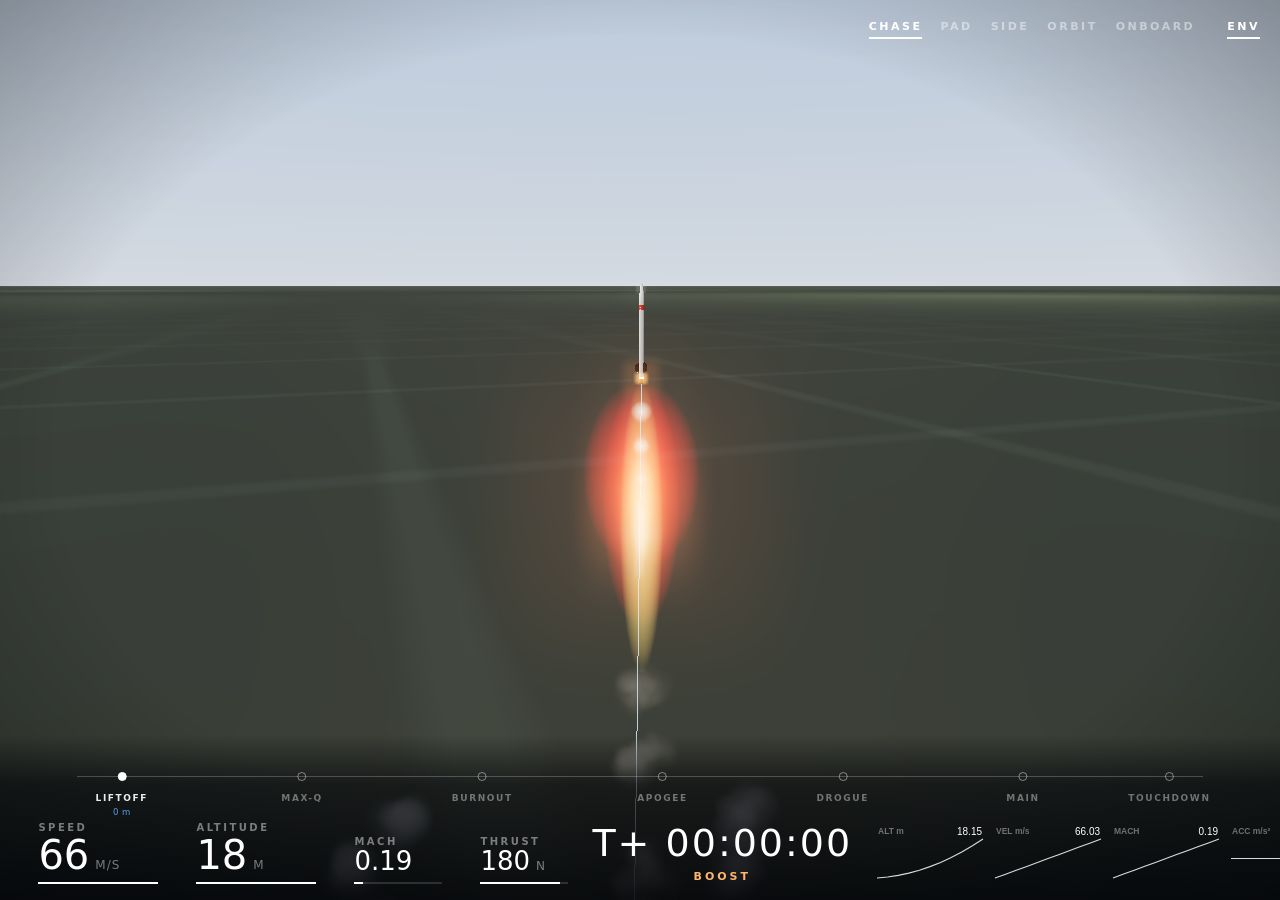
<file: visualization/cinematic/index.html>
<!DOCTYPE html>
<html lang="en">
<head>
<meta charset="utf-8">
<title>K2 Cinematic View</title>
<style>
  html, body { margin:0; padding:0; width:100%; height:100%; overflow:hidden;
               background:#05070d;
               font-family:'Bahnschrift','D-DIN','Segoe UI',system-ui,sans-serif;
               user-select:none; touch-action:none; }
  #scene { position:absolute; inset:0; }

  .hud { position:absolute; color:#fff; pointer-events:none; z-index:10; }

  /* ── Camera switcher (top-right, minimal) ───────────────────── */
  #cams { top:16px; right:20px; display:flex; gap:18px; pointer-events:auto; }
  #cams button {
    background:none; border:none; padding:4px 0; cursor:pointer;
    color:rgba(255,255,255,0.45); font-family:inherit;
    font-size:11px; font-weight:600; letter-spacing:2.5px;
    border-bottom:2px solid transparent; transition:all 150ms ease; }
  #cams button:hover  { color:rgba(255,255,255,0.85); }
  #cams button.active { color:#fff; border-bottom-color:#fff; }

  /* ── Event banner ───────────────────────────────────────────── */
  #banner { top:42%; left:50%; transform:translate(-50%,-50%);
            font-size:34px; font-weight:300; letter-spacing:14px;
            color:#fff; opacity:0; transition:opacity 400ms ease;
            text-transform:uppercase; pointer-events:none; }

  #vignette { position:absolute; inset:0; pointer-events:none; z-index:5;
              background:radial-gradient(ellipse at center,
                         transparent 65%, rgba(0,0,0,0.32) 100%); }

  /* ── Bottom assembly: timeline + telemetry bar ──────────────── */
  #bottombar { left:0; right:0; bottom:0;
               background:linear-gradient(to top, rgba(2,4,8,0.88) 0%,
                          rgba(2,4,8,0.62) 70%, transparent 100%);
               padding-top:34px; }

  /* Mission timeline ribbon */
  #timeline { position:relative; height:42px; margin:0 6%; }
  #timeline .tl-line { position:absolute; top:7px; left:0; right:0; height:1px;
                       background:rgba(255,255,255,0.22); }
  .tl-node { position:absolute; top:0; transform:translateX(-50%);
             text-align:center; }
  .tl-node i { display:block; width:9px; height:9px; margin:3px auto 5px;
               border-radius:50%; border:1.5px solid rgba(255,255,255,0.45);
               background:transparent; box-sizing:border-box;
               transition:all 250ms ease; }
  .tl-node span { font-size:9px; font-weight:600; letter-spacing:1.6px;
                  color:rgba(255,255,255,0.40); white-space:nowrap; }
  .tl-node.done i { background:#fff; border-color:#fff; }
  .tl-node.done span { color:rgba(255,255,255,0.92); }
  /* Altitude at which each stage fired (shown once the stage is reached) */
  .tl-node b { display:block; margin-top:2px; font-size:8.5px; font-weight:500;
               letter-spacing:0.4px; white-space:nowrap; color:transparent;
               font-variant-numeric:tabular-nums; }
  .tl-node.done b { color:rgba(88,166,255,0.95); }

  /* Telemetry bar */
  #bar { display:flex; align-items:center; justify-content:space-between;
         padding:10px 3% 16px; gap:24px; }

  #readouts { display:flex; align-items:flex-end; gap:38px; }
  .ro { min-width:120px; }
  .ro-label { font-size:10px; font-weight:600; letter-spacing:2.5px;
              color:rgba(255,255,255,0.45); margin-bottom:1px; }
  .ro-value { font-size:40px; font-weight:300; line-height:1.05; color:#fff;
              font-variant-numeric:tabular-nums; }
  .ro-unit  { font-size:12px; font-weight:400; letter-spacing:1px;
              color:rgba(255,255,255,0.45); margin-left:6px; }
  .ro.small .ro-value { font-size:26px; }
  .ro.small { min-width:88px; }
  .ro .bar { height:2px; margin-top:6px; background:rgba(255,255,255,0.14); }
  .ro .bar > div { height:100%; width:0%; background:#fff;
                   transition:width 120ms linear; }

  #clockphase { text-align:center; flex:0 0 auto; }
  #met { font-size:38px; font-weight:300; letter-spacing:2px;
         font-variant-numeric:tabular-nums; color:#fff; }
  #phase { margin-top:2px; font-size:11px; font-weight:600; letter-spacing:3px;
           text-transform:uppercase; color:rgba(255,255,255,0.55); }
  #phase.boost  { color:#ffb86b; }
  #phase.chute  { color:#9fe8a8; }
  #phase.landed { color:#7ee787; }

  #graphs { display:flex; gap:10px; }
  #graphs canvas { width:108px; height:54px; display:block; }

  /* ── Replay controls ────────────────────────────────────────── */
  #replay { display:none; align-items:center; gap:16px; margin:2px 6% 8px;
            pointer-events:auto; }
  #replay.visible { display:flex; }
  #replay button {
    background:none; border:none; padding:2px 0; cursor:pointer;
    color:rgba(255,255,255,0.55); font-family:inherit;
    font-size:11px; font-weight:600; letter-spacing:2px;
    transition:color 150ms ease; white-space:nowrap; }
  #replay button:hover { color:#fff; }
  #rp-speeds { display:flex; gap:10px; }
  #rp-speeds button.active { color:#fff; border-bottom:1.5px solid #fff; }
  #rp-time { font-size:11px; font-weight:400; letter-spacing:1px;
             color:rgba(255,255,255,0.55); font-variant-numeric:tabular-nums;
             white-space:nowrap; }
  #rp-scrub { flex:1; height:16px; position:relative; cursor:pointer; }
  #rp-scrub::before { content:''; position:absolute; left:0; right:0; top:7px;
                      height:2px; background:rgba(255,255,255,0.18); }
  #rp-fill { position:absolute; left:0; top:7px; height:2px; width:0%;
             background:#fff; }
  #rp-dot { position:absolute; top:3px; left:0%; width:10px; height:10px;
            margin-left:-5px; border-radius:50%; background:#fff; }
  #rp-live { color:rgba(255,255,255,0.55); }
  #rp-live::before { content:''; display:inline-block; width:7px; height:7px;
                     border-radius:50%; background:#f85149; margin-right:6px;
                     vertical-align:1px; }
</style>
</head>
<body>
  <div id="scene"></div>
  <div id="vignette"></div>

  <div id="cams" class="hud">
    <button data-cam="chase" class="active">CHASE</button>
    <button data-cam="pad">PAD</button>
    <button data-cam="side">SIDE</button>
    <button data-cam="orbit">ORBIT</button>
    <button data-cam="onboard">ONBOARD</button>
    <button id="env-btn" class="active" style="margin-left:14px;">ENV</button>
  </div>

  <div id="banner" class="hud"></div>

  <div id="bottombar" class="hud">
    <div id="replay">
      <button id="rp-play">&#9654; REPLAY</button>
      <div id="rp-scrub"><div id="rp-fill"></div><div id="rp-dot"></div></div>
      <span id="rp-time">00:00 / 00:00</span>
      <div id="rp-speeds">
        <button data-spd="0.5">0.5&times;</button>
        <button data-spd="1" class="active">1&times;</button>
        <button data-spd="2">2&times;</button>
        <button data-spd="4">4&times;</button>
      </div>
      <button id="rp-live">LIVE</button>
    </div>
    <div id="timeline">
      <div class="tl-line"></div>
      <div class="tl-node" id="tl-LIFTOFF"   style="left:4%"><i></i><span>LIFTOFF</span><b></b></div>
      <div class="tl-node" id="tl-MAX-Q"     style="left:20%"><i></i><span>MAX-Q</span><b></b></div>
      <div class="tl-node" id="tl-BURNOUT"   style="left:36%"><i></i><span>BURNOUT</span><b></b></div>
      <div class="tl-node" id="tl-APOGEE"    style="left:52%"><i></i><span>APOGEE</span><b></b></div>
      <div class="tl-node" id="tl-DROGUE"    style="left:68%"><i></i><span>DROGUE</span><b></b></div>
      <div class="tl-node" id="tl-MAIN"      style="left:84%"><i></i><span>MAIN</span><b></b></div>
      <div class="tl-node" id="tl-TOUCHDOWN" style="left:97%"><i></i><span>TOUCHDOWN</span><b></b></div>
    </div>
    <div id="bar">
      <div id="readouts">
        <div class="ro"><div class="ro-label">SPEED</div>
          <div class="ro-value"><span id="v-vel">0</span><span class="ro-unit">M/S</span></div>
          <div class="bar"><div id="b-vel"></div></div></div>
        <div class="ro"><div class="ro-label">ALTITUDE</div>
          <div class="ro-value"><span id="v-alt">0</span><span class="ro-unit">M</span></div>
          <div class="bar"><div id="b-alt"></div></div></div>
        <div class="ro small"><div class="ro-label">MACH</div>
          <div class="ro-value"><span id="v-mach">0.00</span></div>
          <div class="bar"><div id="b-mach"></div></div></div>
        <div class="ro small"><div class="ro-label">THRUST</div>
          <div class="ro-value"><span id="v-thrust">0</span><span class="ro-unit">N</span></div>
          <div class="bar"><div id="b-thrust"></div></div></div>
      </div>
      <div id="clockphase">
        <div id="met">T+ 00:00:00</div>
        <div><span id="phase">Pre-Launch</span></div>
      </div>
      <div id="graphs">
        <canvas id="g-alt"></canvas>
        <canvas id="g-vel"></canvas>
        <canvas id="g-mach"></canvas>
        <canvas id="g-acc"></canvas>
        <canvas id="g-q"></canvas>
      </div>
    </div>
  </div>

  <script src="qrc:///qtwebchannel/qwebchannel.js"></script>
  <script type="importmap">
  { "imports": {
      "three": "./vendor/three.module.js",
      "three/addons/": "./vendor/jsm/"
  } }
  </script>
  <script type="module" src="app.js"></script>
</body>
</html>
</file>
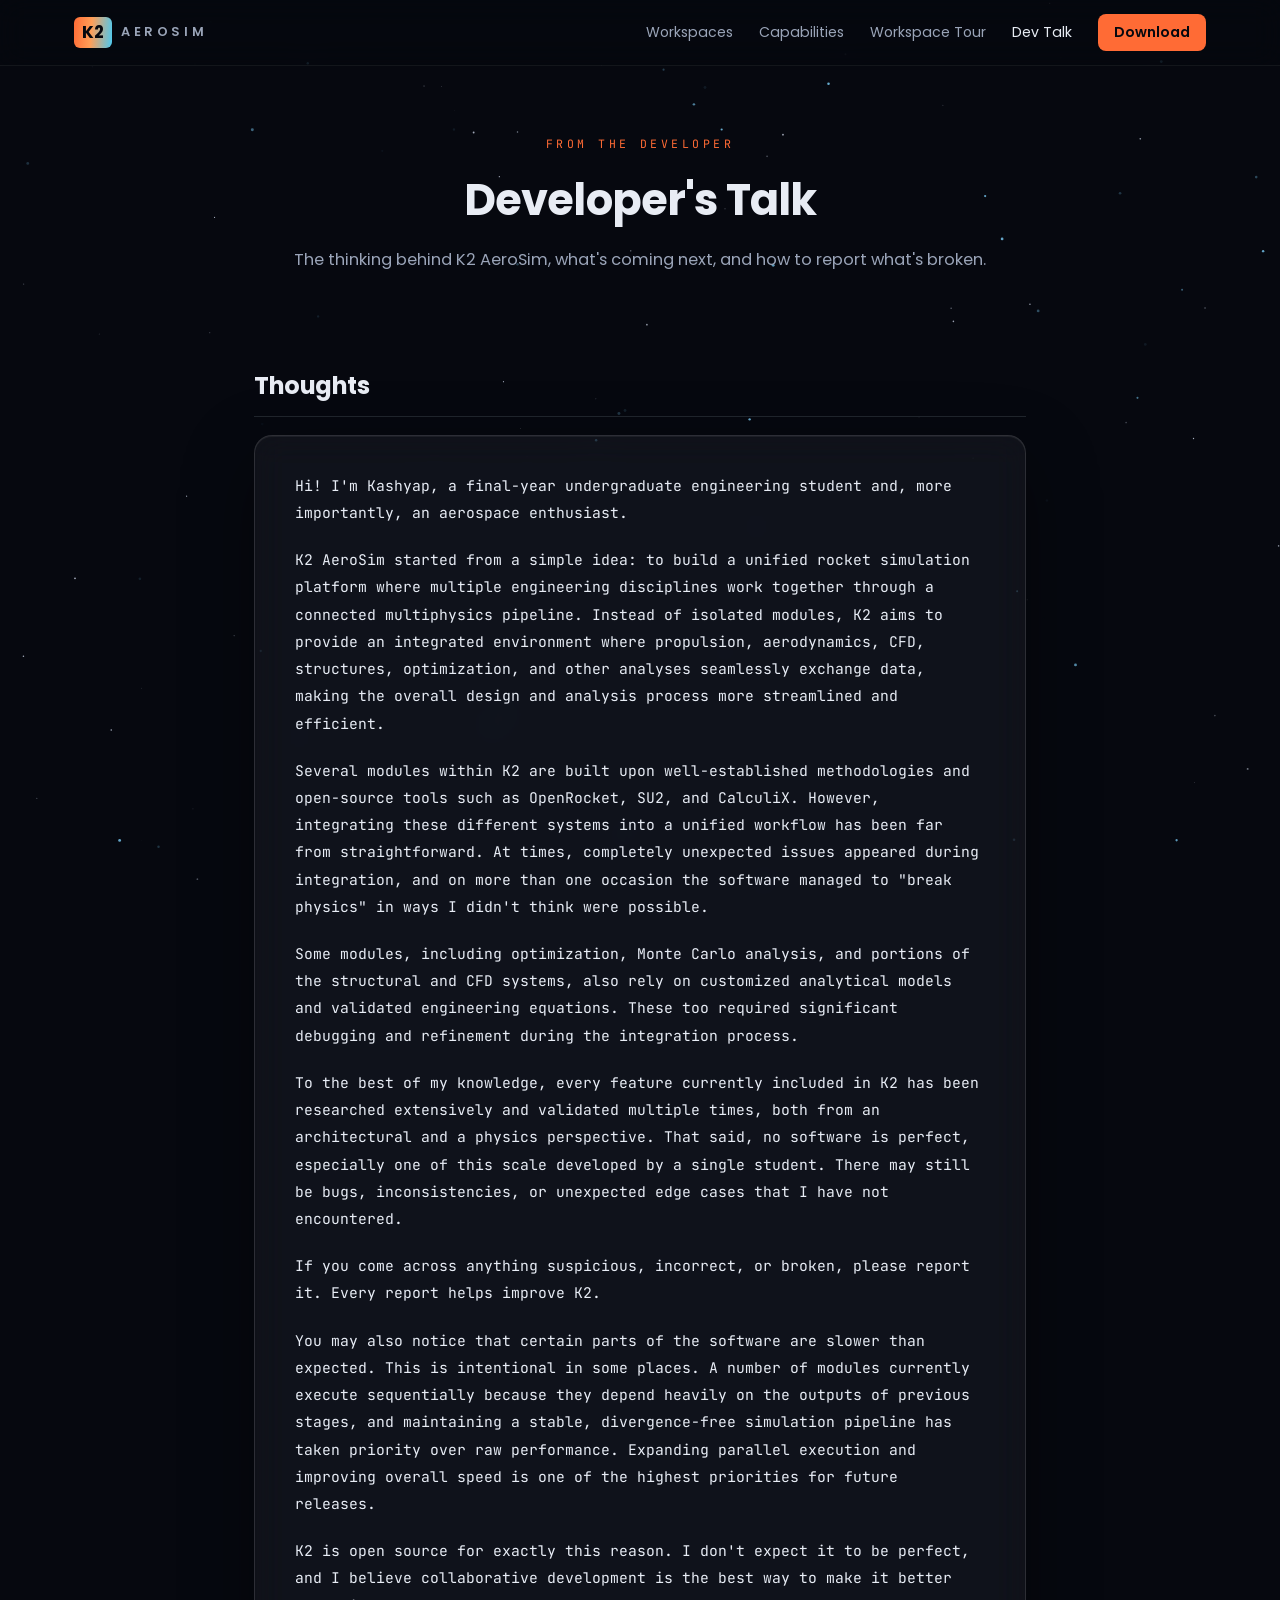
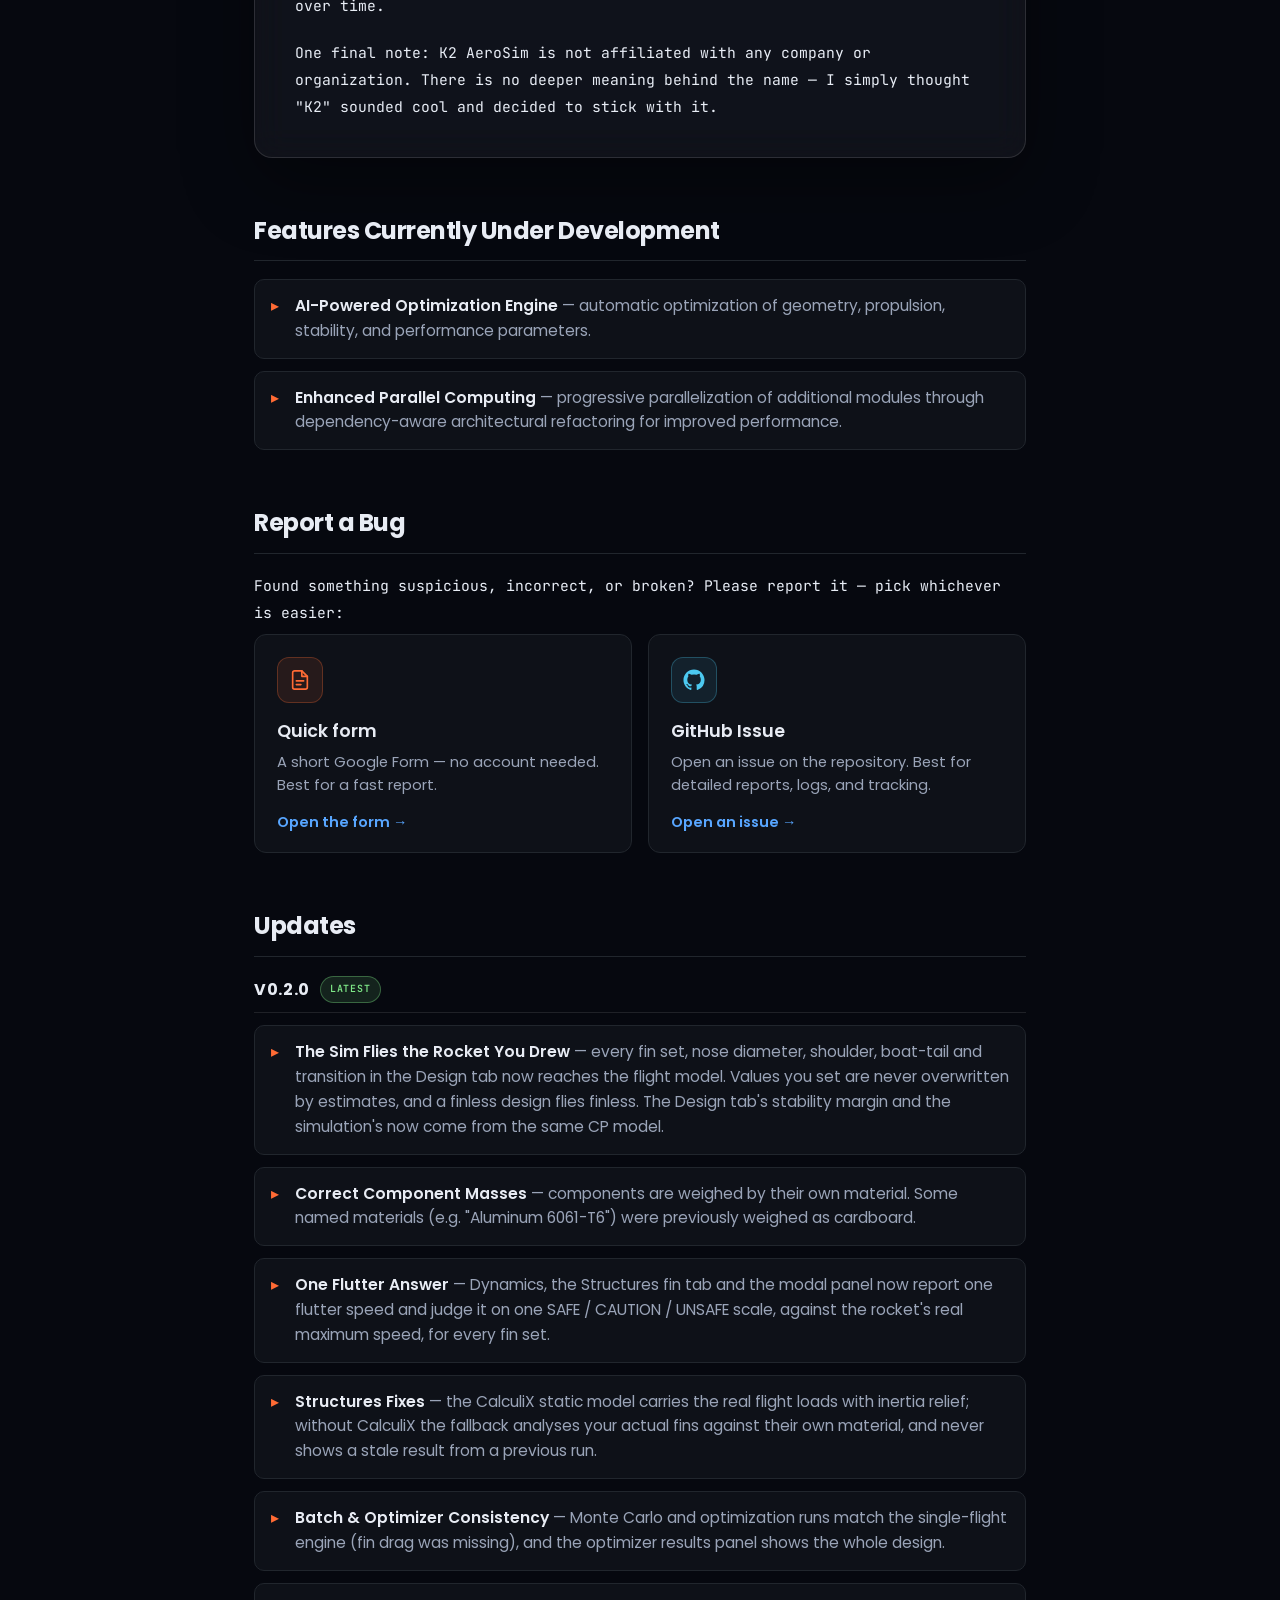
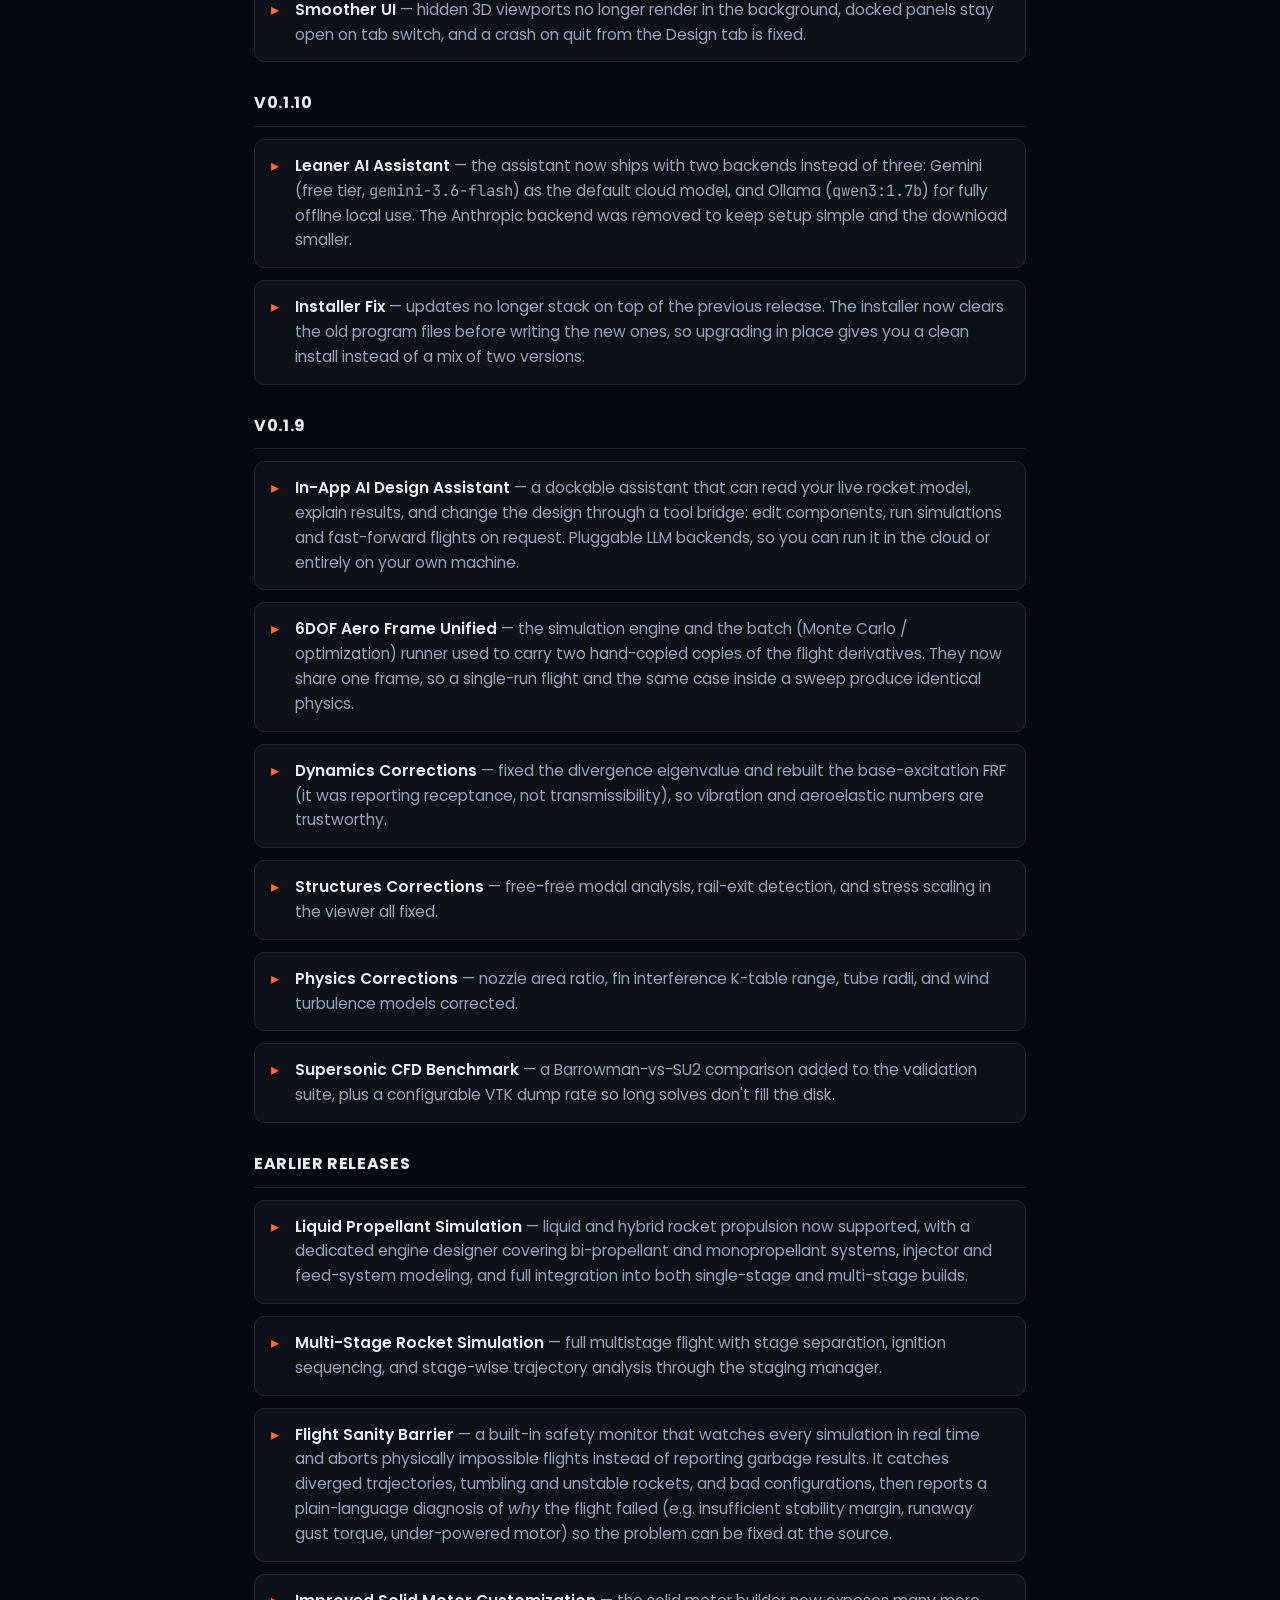
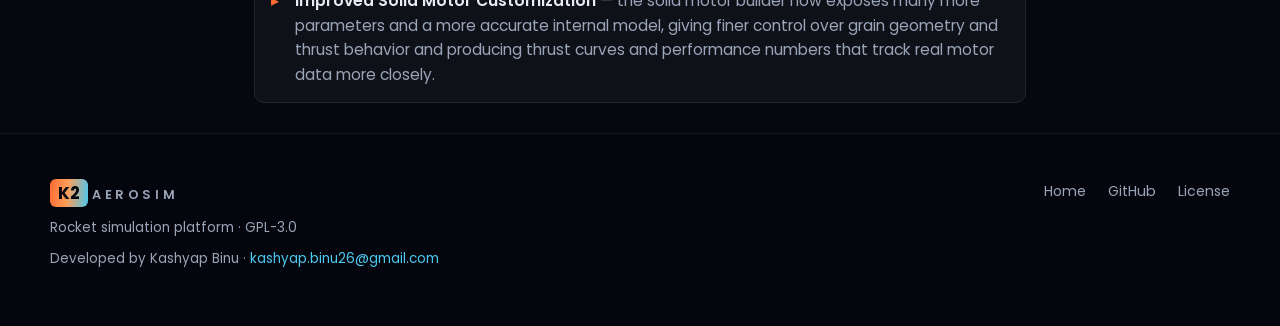
<file: website/developer.html>
<!DOCTYPE html>
<html lang="en">
<head>
<meta charset="UTF-8">
<meta name="viewport" content="width=device-width, initial-scale=1.0">
<title>Developer's Talk — K2 AeroSim</title>
<meta name="description" content="Developer's Talk — thoughts, design notes, roadmap and update log for K2 AeroSim, by Kashyap Binu.">
<link rel="preconnect" href="https://fonts.googleapis.com">
<link rel="preconnect" href="https://fonts.gstatic.com" crossorigin>
<link href="https://fonts.googleapis.com/css2?family=Poppins:wght@400;500;600;700&family=JetBrains+Mono:wght@400;500&display=swap" rel="stylesheet">
<link rel="stylesheet" href="style.css">
<link rel="icon" type="image/png" href="assets/favicon.png">
</head>
<body>

<canvas id="starfield" aria-hidden="true"></canvas>

<!-- ───────────────────────── NAV ───────────────────────── -->
<nav class="nav">
  <div class="nav-inner">
    <a href="index.html" class="brand">
      <span class="brand-mark">K2</span>
      <span class="brand-text">AEROSIM</span>
    </a>
    <div class="nav-links">
      <a href="index.html#gallery">Workspaces</a>
      <a href="index.html#capabilities">Capabilities</a>
      <a href="workspaces.html">Workspace Tour</a>
      <a href="developer.html" class="active">Dev Talk</a>
      <a href="index.html#download" class="nav-cta">Download</a>
    </div>
  </div>
</nav>

<!-- ───────────────────────── HEADER ───────────────────────── -->
<section class="section devtalk-head">
  <div class="section-head">
    <span class="kicker">FROM THE DEVELOPER</span>
    <h2>Developer's Talk</h2>
    <p>The thinking behind K2 AeroSim, what's coming next, and how to report what's broken.</p>
  </div>
</section>

<!-- ───────────────────────── THOUGHTS ───────────────────────── -->
<section class="section devtalk-section" id="thoughts">
  <h3 class="devtalk-h">Thoughts</h3>
  <div class="dev-prose">
    <p>Hi! I'm Kashyap, a final-year undergraduate engineering student and, more importantly, an aerospace enthusiast.</p>

    <p>K2 AeroSim started from a simple idea: to build a unified rocket simulation platform where multiple engineering disciplines work together through a connected multiphysics pipeline. Instead of isolated modules, K2 aims to provide an integrated environment where propulsion, aerodynamics, CFD, structures, optimization, and other analyses seamlessly exchange data, making the overall design and analysis process more streamlined and efficient.</p>

    <p>Several modules within K2 are built upon well-established methodologies and open-source tools such as OpenRocket, SU2, and CalculiX. However, integrating these different systems into a unified workflow has been far from straightforward. At times, completely unexpected issues appeared during integration, and on more than one occasion the software managed to "break physics" in ways I didn't think were possible.</p>

    <p>Some modules, including optimization, Monte Carlo analysis, and portions of the structural and CFD systems, also rely on customized analytical models and validated engineering equations. These too required significant debugging and refinement during the integration process.</p>

    <p>To the best of my knowledge, every feature currently included in K2 has been researched extensively and validated multiple times, both from an architectural and a physics perspective. That said, no software is perfect, especially one of this scale developed by a single student. There may still be bugs, inconsistencies, or unexpected edge cases that I have not encountered.</p>

    <p>If you come across anything suspicious, incorrect, or broken, please report it. Every report helps improve K2.</p>

    <p>You may also notice that certain parts of the software are slower than expected. This is intentional in some places. A number of modules currently execute sequentially because they depend heavily on the outputs of previous stages, and maintaining a stable, divergence-free simulation pipeline has taken priority over raw performance. Expanding parallel execution and improving overall speed is one of the highest priorities for future releases.</p>

    <p>K2 is open source for exactly this reason. I don't expect it to be perfect, and I believe collaborative development is the best way to make it better over time.</p>

    <p>One final note: K2 AeroSim is not affiliated with any company or organization. There is no deeper meaning behind the name — I simply thought "K2" sounded cool and decided to stick with it.</p>
  </div>
</section>

<!-- ───────────────────────── ROADMAP ───────────────────────── -->
<section class="section devtalk-section" id="roadmap">
  <h3 class="devtalk-h">Features Currently Under Development</h3>
  <div class="dev-prose">
    <ul class="dev-list">
      <li><strong>AI-Powered Optimization Engine</strong> — automatic optimization of geometry, propulsion, stability, and performance parameters.</li>
      <li><strong>Enhanced Parallel Computing</strong> — progressive parallelization of additional modules through dependency-aware architectural refactoring for improved performance.</li>
    </ul>
  </div>
</section>

<!-- ───────────────────────── BUG REPORTS ───────────────────────── -->
<section class="section devtalk-section" id="report">
  <h3 class="devtalk-h">Report a Bug</h3>
  <div class="dev-prose">
    <p>Found something suspicious, incorrect, or broken? Please report it — pick whichever is easier:</p>
  </div>
  <div class="report-methods">
    <a class="report-card" href="https://forms.gle/xNi7yA6wCCaEzrxu8" target="_blank" rel="noopener">
      <div class="report-icon"><svg viewBox="0 0 24 24" aria-hidden="true"><path d="M14 2H6a2 2 0 0 0-2 2v16a2 2 0 0 0 2 2h12a2 2 0 0 0 2-2V8z"/><path d="M14 2v6h6M8 13h8M8 17h5"/></svg></div>
      <h4>Quick form</h4>
      <p>A short Google Form — no account needed. Best for a fast report.</p>
      <span class="report-go">Open the form →</span>
    </a>
    <a class="report-card" href="https://github.com/kashyapbinu/K2-Software/issues/new" target="_blank" rel="noopener">
      <div class="report-icon"><svg viewBox="0 0 24 24" aria-hidden="true" class="icon-fill"><path d="M12 .5C5.65.5.5 5.65.5 12c0 5.08 3.29 9.39 7.86 10.91.58.1.79-.25.79-.55v-2.17c-3.2.7-3.87-1.37-3.87-1.37-.52-1.33-1.28-1.69-1.28-1.69-1.04-.71.08-.7.08-.7 1.15.08 1.76 1.19 1.76 1.19 1.03 1.76 2.7 1.25 3.36.96.1-.75.4-1.25.73-1.54-2.55-.29-5.23-1.28-5.23-5.68 0-1.26.45-2.28 1.19-3.09-.12-.29-.52-1.46.11-3.05 0 0 .97-.31 3.17 1.18a11.07 11.07 0 0 1 5.78 0c2.2-1.49 3.17-1.18 3.17-1.18.63 1.59.23 2.76.11 3.05.74.81 1.19 1.83 1.19 3.09 0 4.42-2.69 5.39-5.25 5.67.41.36.78 1.06.78 2.14v3.17c0 .31.21.66.8.55A11.51 11.51 0 0 0 23.5 12C23.5 5.65 18.35.5 12 .5z"/></svg></div>
      <h4>GitHub Issue</h4>
      <p>Open an issue on the repository. Best for detailed reports, logs, and tracking.</p>
      <span class="report-go">Open an issue →</span>
    </a>
  </div>
</section>

<!-- ───────────────────────── UPDATES ───────────────────────── -->
<section class="section devtalk-section" id="updates">
  <h3 class="devtalk-h">Updates</h3>

  <div class="dev-prose">
    <h4 class="rel-h">v0.2.0 <span class="rel-tag">latest</span></h4>
    <ul class="dev-list">
      <li><strong>The Sim Flies the Rocket You Drew</strong> — every fin set, nose diameter, shoulder, boat-tail and transition in the Design tab now reaches the flight model. Values you set are never overwritten by estimates, and a finless design flies finless. The Design tab's stability margin and the simulation's now come from the same CP model.</li>
      <li><strong>Correct Component Masses</strong> — components are weighed by their own material. Some named materials (e.g. "Aluminum 6061-T6") were previously weighed as cardboard.</li>
      <li><strong>One Flutter Answer</strong> — Dynamics, the Structures fin tab and the modal panel now report one flutter speed and judge it on one SAFE / CAUTION / UNSAFE scale, against the rocket's real maximum speed, for every fin set.</li>
      <li><strong>Structures Fixes</strong> — the CalculiX static model carries the real flight loads with inertia relief; without CalculiX the fallback analyses your actual fins against their own material, and never shows a stale result from a previous run.</li>
      <li><strong>Batch &amp; Optimizer Consistency</strong> — Monte Carlo and optimization runs match the single-flight engine (fin drag was missing), and the optimizer results panel shows the whole design.</li>
      <li><strong>Smoother UI</strong> — hidden 3D viewports no longer render in the background, docked panels stay open on tab switch, and a crash on quit from the Design tab is fixed.</li>
    </ul>
  </div>

  <div class="dev-prose">
    <h4 class="rel-h">v0.1.10</h4>
    <ul class="dev-list">
      <li><strong>Leaner AI Assistant</strong> — the assistant now ships with two backends instead of three: Gemini (free tier, <code>gemini-3.6-flash</code>) as the default cloud model, and Ollama (<code>qwen3:1.7b</code>) for fully offline local use. The Anthropic backend was removed to keep setup simple and the download smaller.</li>
      <li><strong>Installer Fix</strong> — updates no longer stack on top of the previous release. The installer now clears the old program files before writing the new ones, so upgrading in place gives you a clean install instead of a mix of two versions.</li>
    </ul>
  </div>

  <div class="dev-prose">
    <h4 class="rel-h">v0.1.9</h4>
    <ul class="dev-list">
      <li><strong>In-App AI Design Assistant</strong> — a dockable assistant that can read your live rocket model, explain results, and change the design through a tool bridge: edit components, run simulations and fast-forward flights on request. Pluggable LLM backends, so you can run it in the cloud or entirely on your own machine.</li>
      <li><strong>6DOF Aero Frame Unified</strong> — the simulation engine and the batch (Monte Carlo / optimization) runner used to carry two hand-copied copies of the flight derivatives. They now share one frame, so a single-run flight and the same case inside a sweep produce identical physics.</li>
      <li><strong>Dynamics Corrections</strong> — fixed the divergence eigenvalue and rebuilt the base-excitation FRF (it was reporting receptance, not transmissibility), so vibration and aeroelastic numbers are trustworthy.</li>
      <li><strong>Structures Corrections</strong> — free-free modal analysis, rail-exit detection, and stress scaling in the viewer all fixed.</li>
      <li><strong>Physics Corrections</strong> — nozzle area ratio, fin interference K-table range, tube radii, and wind turbulence models corrected.</li>
      <li><strong>Supersonic CFD Benchmark</strong> — a Barrowman-vs-SU2 comparison added to the validation suite, plus a configurable VTK dump rate so long solves don't fill the disk.</li>
    </ul>
  </div>

  <div class="dev-prose">
    <h4 class="rel-h">Earlier releases</h4>
    <ul class="dev-list">
      <li><strong>Liquid Propellant Simulation</strong> — liquid and hybrid rocket propulsion now supported, with a dedicated engine designer covering bi-propellant and monopropellant systems, injector and feed-system modeling, and full integration into both single-stage and multi-stage builds.</li>
      <li><strong>Multi-Stage Rocket Simulation</strong> — full multistage flight with stage separation, ignition sequencing, and stage-wise trajectory analysis through the staging manager.</li>
      <li><strong>Flight Sanity Barrier</strong> — a built-in safety monitor that watches every simulation in real time and aborts physically impossible flights instead of reporting garbage results. It catches diverged trajectories, tumbling and unstable rockets, and bad configurations, then reports a plain-language diagnosis of <em>why</em> the flight failed (e.g. insufficient stability margin, runaway gust torque, under-powered motor) so the problem can be fixed at the source.</li>
      <li><strong>Improved Solid Motor Customization</strong> — the solid motor builder now exposes many more parameters and a more accurate internal model, giving finer control over grain geometry and thrust behavior and producing thrust curves and performance numbers that track real motor data more closely.</li>
    </ul>
  </div>
</section>

<!-- ───────────────────────── FOOTER ───────────────────────── -->
<footer class="footer">
  <div class="footer-inner">
    <div>
      <span class="brand-mark">K2</span> <span class="brand-text">AEROSIM</span>
      <p>Rocket simulation platform · GPL-3.0</p>
      <p class="footer-credit">Developed by Kashyap Binu · <a href="mailto:kashyap.binu26@gmail.com">kashyap.binu26@gmail.com</a></p>
    </div>
    <div class="footer-links">
      <a href="index.html">Home</a>
      <a href="https://github.com/kashyapbinu/K2-Software" target="_blank" rel="noopener">GitHub</a>
      <a href="https://github.com/kashyapbinu/K2-Software/blob/main/LICENSE" target="_blank" rel="noopener">License</a>
    </div>
  </div>
</footer>

<script src="script.js"></script>
</body>
</html>
</file>
<file: website/style.css>
/* ── K2 AeroSim website ───────────────────────────────────── */
:root {
  --bg: #06080f;
  --bg-2: #0a0e1a;
  --panel: rgba(255, 255, 255, 0.035);
  --panel-border: rgba(255, 255, 255, 0.08);
  --text: #e8ecf4;
  --muted: #9aa4b8;
  --accent: #ff6b35;
  --accent-2: #4cc9f0;
  --grad: linear-gradient(95deg, #ff6b35, #ff9e58 45%, #4cc9f0);
  --font-display: "Poppins", sans-serif;
  --font-body: "Poppins", sans-serif;
  --font-mono: "JetBrains Mono", monospace;
  --font-card: "Poppins", sans-serif;
}

* { margin: 0; padding: 0; box-sizing: border-box; }

html { scroll-behavior: smooth; }

body {
  background: var(--bg);
  color: var(--text);
  font-family: var(--font-body);
  font-size: 16px;
  line-height: 1.6;
  overflow-x: hidden;
}

#starfield {
  position: fixed;
  inset: 0;
  z-index: 0;
  pointer-events: none;
}

::selection { background: rgba(255, 107, 53, 0.4); }

h1, h2, h3 { font-family: var(--font-display); letter-spacing: -0.02em; text-wrap: balance; }
code, pre { font-family: var(--font-mono); }
a { color: inherit; }
a:focus-visible, button:focus-visible { outline: 2px solid var(--accent-2); outline-offset: 3px; }
.hero-sub, .section-head p, .next-card p, .dl-sub, .page-hero p { text-wrap: pretty; }

.grad {
  background: var(--grad);
  -webkit-background-clip: text;
  background-clip: text;
  color: transparent;
}

/* ── Nav ── */
.nav {
  position: fixed;
  top: 0; left: 0; right: 0;
  z-index: 100;
  backdrop-filter: blur(14px);
  background: rgba(6, 8, 15, 0.65);
  border-bottom: 1px solid rgba(255, 255, 255, 0.06);
}
.nav-inner {
  max-width: 1180px;
  margin: 0 auto;
  padding: 14px 24px;
  display: flex;
  align-items: center;
  justify-content: space-between;
}
.brand { display: flex; align-items: center; gap: 9px; text-decoration: none; }
.brand-mark {
  font-family: var(--font-display);
  font-weight: 700;
  font-size: 1.05rem;
  background: var(--grad);
  color: #06080f;
  -webkit-background-clip: border-box;
  padding: 2px 8px;
  border-radius: 6px;
}
.brand-text {
  font-family: var(--font-display);
  font-weight: 600;
  letter-spacing: 0.28em;
  font-size: 0.8rem;
  color: var(--muted);
}
.nav-links { display: flex; align-items: center; gap: 26px; }
.nav-links a {
  text-decoration: none;
  font-size: 0.88rem;
  color: var(--muted);
  transition: color 0.2s;
}
.nav-links a:hover { color: var(--text); }
.nav-cta {
  color: #06080f !important;
  background: var(--accent);
  padding: 7px 16px;
  border-radius: 8px;
  font-weight: 600;
  transition: transform 0.15s, box-shadow 0.2s;
}
.nav-cta:hover { transform: translateY(-1px); box-shadow: 0 4px 18px rgba(255, 107, 53, 0.45); }

/* ── Hero ── */
.hero {
  position: relative;
  z-index: 1;
  min-height: 100vh;
  display: flex;
  align-items: center;
  justify-content: center;
  text-align: center;
  padding: 130px 24px 80px;
}
/* Soft warm/cool glow behind the hero — same language as the download card */
.hero::before {
  content: "";
  position: absolute;
  inset: 0;
  z-index: -1;
  pointer-events: none;
  /* both glows fade to nothing well inside the hero, so no edge shows at its bottom */
  background:
    radial-gradient(60% 44% at 50% 33%, rgba(255, 107, 53, 0.10), transparent 70%),
    radial-gradient(50% 30% at 50% 70%, rgba(76, 201, 240, 0.08), transparent 70%);
}
.hero-content { max-width: 880px; }
.hero-badge {
  display: block;
  font-family: var(--font-card);
  font-weight: 500;
  font-size: 0.76rem;
  letter-spacing: 0.3em;
  color: var(--accent-2);
  margin-bottom: 22px;
}
.hero h1 {
  font-size: clamp(2.6rem, 6.5vw, 4.6rem);
  font-weight: 700;
  line-height: 1.06;
  margin-bottom: 24px;
}
.hero-sub {
  font-size: clamp(1rem, 2vw, 1.18rem);
  color: var(--muted);
  max-width: 640px;
  margin: 0 auto 38px;
}
.hero-sub strong { color: var(--text); }
.hero-actions { display: flex; gap: 14px; justify-content: center; flex-wrap: wrap; margin-bottom: 56px; }

.btn {
  display: inline-flex;
  align-items: center;
  gap: 10px;
  text-decoration: none;
  font-weight: 600;
  font-size: 0.95rem;
  padding: 13px 26px;
  border-radius: 10px;
  transition: transform 0.15s, box-shadow 0.25s, background 0.2s;
}
.btn-primary {
  background: var(--accent);
  color: #0b0d14;
  box-shadow: 0 4px 24px rgba(255, 107, 53, 0.35);
}
.btn-primary:hover { transform: translateY(-2px); box-shadow: 0 8px 34px rgba(255, 107, 53, 0.55); }
.btn-ghost {
  border: 1px solid var(--panel-border);
  color: var(--text);
  background: var(--panel);
}
.btn-ghost:hover { background: rgba(255, 255, 255, 0.07); transform: translateY(-2px); }
.btn-big { font-size: 1.05rem; padding: 16px 32px; }

/* Hero terminal */
.hero-terminal {
  max-width: 620px;
  margin: 0 auto;
  text-align: left;
  border-radius: 14px;
  border: 1px solid var(--panel-border);
  background: rgba(8, 11, 20, 0.85);
  box-shadow: 0 30px 80px rgba(0, 0, 0, 0.55);
  overflow: hidden;
}
.term-bar {
  display: flex;
  align-items: center;
  gap: 7px;
  padding: 11px 16px;
  background: rgba(255, 255, 255, 0.04);
  border-bottom: 1px solid var(--panel-border);
}
.term-bar span { width: 11px; height: 11px; border-radius: 50%; background: #3a4154; }
.term-bar span:nth-child(1) { background: #ff5f57; }
.term-bar span:nth-child(2) { background: #febc2e; }
.term-bar span:nth-child(3) { background: #28c840; }
.term-bar em {
  margin-left: auto;
  font-style: normal;
  font-family: var(--font-mono);
  font-size: 0.7rem;
  color: var(--muted);
}
.term-body {
  padding: 18px 20px;
  font-size: 0.8rem;
  line-height: 1.75;
  color: #9fe8c8;
  min-height: 196px;
  white-space: pre-wrap;
}
.term-body .dim { color: var(--muted); }

/* Promo video — framed like the hero terminal */
.video-frame {
  margin: 0;
  border-radius: 14px;
  border: 1px solid var(--panel-border);
  background: rgba(8, 11, 20, 0.85);
  box-shadow: 0 30px 80px rgba(0, 0, 0, 0.55);
  overflow: hidden;
}
.video-frame video {
  display: block;
  width: 100%;
  height: auto;
  aspect-ratio: 16 / 9;
  background: #04060c;
}

/* Custom player overlay — controls fade in on hover/focus, or while paused */
.vp { position: relative; background: #04060c; }
.vp.is-ready video { cursor: pointer; }
.vp-big, .vp-bar, .vp-progress {
  opacity: 0;
  transition: opacity 0.25s, transform 0.25s;
}
.vp:hover .vp-big, .vp:hover .vp-bar, .vp:hover .vp-progress,
.vp:focus-within .vp-big, .vp:focus-within .vp-bar, .vp:focus-within .vp-progress,
.vp.is-paused .vp-big, .vp.is-paused .vp-bar, .vp.is-paused .vp-progress { opacity: 1; }
.vp-big {
  position: absolute;
  top: 50%; left: 50%;
  width: 72px; height: 72px;
  margin: -36px 0 0 -36px;
  display: grid;
  place-items: center;
  border: 1px solid rgba(255, 255, 255, 0.18);
  border-radius: 50%;
  background: rgba(6, 8, 15, 0.55);
  backdrop-filter: blur(8px);
  color: #fff;
  cursor: pointer;
  box-shadow: 0 10px 40px rgba(0, 0, 0, 0.45);
}
.vp-big:hover { background: var(--accent); border-color: var(--accent); transform: scale(1.06); }
.vp-big svg { width: 28px; height: 28px; fill: currentColor; }
.vp-big .i-play { margin-left: 3px; }
.vp:not(.is-paused) .vp-big .i-play,
.vp.is-paused .vp-big .i-pause { display: none; }
.vp-bar {
  position: absolute;
  right: 14px; bottom: 16px;
  display: flex;
  gap: 8px;
}
.vp-btn {
  width: 38px; height: 38px;
  display: grid;
  place-items: center;
  border: 1px solid rgba(255, 255, 255, 0.14);
  border-radius: 10px;
  background: rgba(6, 8, 15, 0.6);
  backdrop-filter: blur(8px);
  color: #fff;
  cursor: pointer;
}
.vp-btn:hover { border-color: var(--accent-2); color: var(--accent-2); }
.vp-btn svg { width: 19px; height: 19px; fill: currentColor; }
.vp-btn svg .ln { fill: none; stroke: currentColor; stroke-width: 2; stroke-linecap: round; stroke-linejoin: round; }
.vp:not(.is-muted) .i-muted, .vp.is-muted .i-sound { display: none; }
.vp-progress {
  position: absolute;
  left: 0; right: 0; bottom: 0;
  height: 3px;
  background: rgba(255, 255, 255, 0.12);
}
.vp-progress span {
  display: block;
  height: 100%;
  width: 100%;
  background: var(--grad);
  transform: scaleX(0);
  transform-origin: left;
}
.vp-big:focus-visible, .vp-btn:focus-visible { outline: 2px solid var(--accent-2); outline-offset: 2px; }
.vp:fullscreen { display: flex; align-items: center; }
.vp:fullscreen video { height: 100%; aspect-ratio: auto; object-fit: contain; }
@media (hover: none) {
  /* Touch: keep the small buttons reachable without hover */
  .vp-bar, .vp-progress { opacity: 1; }
}

.scroll-hint {
  position: absolute;
  bottom: 26px;
  left: 50%;
  transform: translateX(-50%);
  width: 24px; height: 38px;
  border: 2px solid rgba(255, 255, 255, 0.25);
  border-radius: 14px;
}
.scroll-hint span {
  position: absolute;
  top: 7px; left: 50%;
  width: 4px; height: 8px;
  margin-left: -2px;
  border-radius: 4px;
  background: var(--accent);
  animation: scrollDot 1.8s infinite ease-in-out;
}
@keyframes scrollDot {
  0% { transform: translateY(0); opacity: 1; }
  70% { transform: translateY(14px); opacity: 0; }
  100% { transform: translateY(0); opacity: 0; }
}

/* ── Metrics ── */
.metrics {
  position: relative;
  z-index: 1;
  max-width: 1180px;
  margin: 0 auto;
  padding: 30px 24px 10px;
  display: grid;
  grid-template-columns: repeat(auto-fit, minmax(220px, 1fr));
  gap: 18px;
}
.metric {
  text-align: center;
  padding: 34px 18px;
  border: 1px solid var(--panel-border);
  border-radius: 16px;
  background: var(--panel);
}
.metric-num {
  font-family: var(--font-card);
  font-size: clamp(2.2rem, 4vw, 3rem);
  font-weight: 700;
  background: var(--grad);
  -webkit-background-clip: text;
  background-clip: text;
  color: transparent;
}
.metric-label { color: var(--muted); font-size: 0.86rem; margin-top: 6px; }
/* Below four-across, go 2×2 rather than leaving one card alone on its row */
@media (max-width: 981px) { .metrics { grid-template-columns: repeat(2, minmax(0, 1fr)); } }
@media (max-width: 480px) { .metric { padding: 26px 12px; } }

/* ── Sections ── */
.section {
  position: relative;
  z-index: 1;
  max-width: 1180px;
  margin: 0 auto;
  padding: 110px 24px 30px;
}
.section-head { text-align: center; max-width: 700px; margin: 0 auto 60px; }
.kicker {
  font-family: var(--font-mono);
  font-size: 0.72rem;
  letter-spacing: 0.3em;
  color: var(--accent);
}
.section-head h2 {
  font-size: clamp(1.9rem, 4vw, 2.7rem);
  line-height: 1.15;
  margin: 20px 0 22px;
}
.section-head p { color: var(--muted); font-size: 1.02rem; }

/* Card typography — everything inside a boxed card is set in the card font
   (code and pre stay monospace) */
.metric, .cap, .ws, .chip, .val-table, .beta-notice, .next-card, .dl-card,
.dev-entry, .dev-list li, .report-card,
.cap h3, .beta-head h2, .next-card h2, .dl-card h2, .dl-steps h3,
.next-card .kicker, .dl-card .kicker {
  font-family: var(--font-card);
}
.next-card .kicker, .dl-card .kicker { font-weight: 500; }
/* Card headings are small — drop the display font's negative tracking */
.cap h3, .beta-head h2, .next-card h2, .dl-card h2, .dl-steps h3 { letter-spacing: 0; }

/* Screenshot gallery */
/* Each card carries its workspace colour in --c (set inline on the figure) */
#gallery { counter-reset: shot; }
.shot {
  --c: var(--accent-2);
  position: relative;
  display: flex;
  flex-direction: column;
  margin: 0;
  border: 1px solid var(--panel-border);
  border-radius: 16px;
  background:
    linear-gradient(180deg, transparent 45%, color-mix(in srgb, var(--c) 9%, transparent)),
    var(--panel);
  overflow: hidden;
  counter-increment: shot;
  transition: transform 0.25s, border-color 0.25s, box-shadow 0.3s;
}
/* Accent bar along the top edge — runs the full width on hover */
.shot::before {
  content: "";
  position: absolute;
  top: 0; left: 0; right: 0;
  height: 2px;
  z-index: 1;
  background: linear-gradient(90deg, var(--c), color-mix(in srgb, var(--c) 35%, transparent));
  transform: scaleX(0.28);
  transform-origin: left;
  transition: transform 0.45s cubic-bezier(0.2, 0.7, 0.2, 1);
}
.shot:hover {
  transform: translateY(-5px);
  border-color: color-mix(in srgb, var(--c) 55%, transparent);
  box-shadow:
    0 18px 50px rgba(0, 0, 0, 0.5),
    0 0 46px -14px var(--c);
}
.shot:hover::before { transform: scaleX(1); }
.shot img {
  display: block;
  width: 100%;
  height: auto;
  cursor: zoom-in;
  background: #04060c;
  filter: saturate(0.92) brightness(0.93);
  transition: filter 0.3s;
}
.shot:hover img { filter: none; }
.shot figcaption {
  position: relative;
  flex: 1;
  padding: 16px 44px 18px 18px;
  border-top: 1px solid color-mix(in srgb, var(--c) 22%, rgba(255, 255, 255, 0.06));
  font-family: var(--font-card);
}
.shot figcaption strong {
  display: flex;
  align-items: center;
  gap: 10px;
  font-size: 1rem;
  font-weight: 700;
  letter-spacing: 0.01em;
  color: var(--text);
}
/* Numbered chip in the card colour */
.shot figcaption strong::before {
  content: counter(shot, decimal-leading-zero);
  flex: none;
  padding: 3px 7px;
  border: 1px solid color-mix(in srgb, var(--c) 38%, transparent);
  border-radius: 6px;
  background: color-mix(in srgb, var(--c) 14%, transparent);
  color: var(--c);
  font-size: 0.7rem;
  font-weight: 500;
  font-variant-numeric: tabular-nums;
  letter-spacing: 0.06em;
}
.shot figcaption span {
  display: block;
  margin-top: 8px;
  font-size: 0.85rem;
  line-height: 1.6;
  color: var(--muted);
}
.shot figcaption span::first-letter { text-transform: uppercase; }
/* "Opens larger" cue */
.shot figcaption::after {
  content: "\2197";
  position: absolute;
  top: 15px; right: 18px;
  font-size: 1rem;
  line-height: 1.4;
  color: rgba(255, 255, 255, 0.22);
  transition: color 0.25s, transform 0.25s;
}
.shot:hover figcaption::after { color: var(--c); transform: translate(2px, -2px); }
.shot-featured { margin-bottom: 20px; }
.shot-featured figcaption strong { font-size: 1.12rem; }
.shot-featured figcaption span { font-size: 0.92rem; }
.shot-grid {
  display: grid;
  grid-template-columns: repeat(auto-fill, minmax(min(340px, 100%), 1fr));
  gap: 20px;
}

/* Lightbox */
.lightbox {
  position: fixed;
  inset: 0;
  z-index: 200;
  background: rgba(3, 5, 10, 0.93);
  backdrop-filter: blur(6px);
  display: flex;
  flex-direction: column;
  align-items: center;
  justify-content: center;
  padding: 4vh 4vw;
  gap: 14px;
}
.lightbox[hidden] { display: none; }
.lightbox img {
  max-width: 100%;
  max-height: 84vh;
  border-radius: 10px;
  border: 1px solid rgba(255, 255, 255, 0.12);
  box-shadow: 0 30px 90px rgba(0, 0, 0, 0.8);
}
.lightbox p {
  color: var(--muted);
  font-size: 0.9rem;
  max-width: 860px;
  text-align: center;
}
.lightbox p strong {
  display: block;
  margin-bottom: 4px;
  font-family: var(--font-card);
  font-size: 1.05rem;
  color: var(--c, var(--text));
}
.lightbox p span { display: block; }
.lightbox p span::first-letter { text-transform: uppercase; }
.lb-close {
  position: absolute;
  top: 18px;
  right: 26px;
  background: none;
  border: none;
  color: var(--muted);
  font-size: 2.4rem;
  line-height: 1;
  cursor: pointer;
  transition: color 0.2s;
}
.lb-close:hover { color: var(--accent); }

/* Capability cards */
/* Flex rather than grid so a short last row sits centred instead of leaving a hole */
.cap-grid {
  display: flex;
  flex-wrap: wrap;
  justify-content: center;
  gap: 20px;
}
.cap {
  flex: 1 1 330px;
  max-width: calc((100% - 40px) / 3);
  border: 1px solid var(--panel-border);
  border-radius: 16px;
  background: var(--panel);
  padding: 30px 28px;
  transition: transform 0.25s, border-color 0.25s, background 0.25s;
}
.cap:hover {
  transform: translateY(-5px);
  border-color: rgba(255, 107, 53, 0.45);
  background: rgba(255, 107, 53, 0.05);
}
/* Icon tiles (capability cards, report cards) */
.cap-icon, .report-icon {
  display: grid;
  place-items: center;
  width: 46px;
  height: 46px;
  border-radius: 12px;
  color: var(--accent);
  background: rgba(255, 107, 53, 0.1);
  border: 1px solid rgba(255, 107, 53, 0.28);
}
.cap-icon { margin-bottom: 18px; }
.cap:nth-child(even) .cap-icon,
.report-card:nth-child(even) .report-icon {
  color: var(--accent-2);
  background: rgba(76, 201, 240, 0.09);
  border-color: rgba(76, 201, 240, 0.28);
}
.cap-icon svg, .report-icon svg, .beta-icon svg {
  width: 22px;
  height: 22px;
  fill: none;
  stroke: currentColor;
  stroke-width: 1.8;
  stroke-linecap: round;
  stroke-linejoin: round;
}
.report-icon svg.icon-fill { fill: currentColor; stroke: none; }
.cap h3 { font-size: 1.18rem; line-height: 1.3; margin-bottom: 12px; }
.cap p { color: var(--muted); font-size: 0.91rem; margin-bottom: 14px; }
.cap ul { list-style: none; }
.cap li {
  font-size: 0.85rem;
  color: var(--text);
  padding: 4px 0 4px 22px;
  position: relative;
}
.cap li::before {
  content: "▸";
  position: absolute;
  left: 4px;
  color: var(--accent);
}
.cap code {
  background: rgba(255, 255, 255, 0.07);
  padding: 1px 6px;
  border-radius: 5px;
  font-size: 0.85em;
}
@media (max-width: 1077px) { .cap { max-width: calc((100% - 20px) / 2); } }
@media (max-width: 727px) { .cap { max-width: 100%; } }

/* Workspaces */
/* Marquee: without JS (or with reduced motion) each row is a plain
   swipeable strip; script.js adds .is-running, clones the tiles and animates */
.ws-marquee { display: flex; flex-direction: column; gap: 6px; }
.ws-row {
  overflow-x: auto;
  padding: 6px 0;          /* room for the hover lift */
  scrollbar-width: none;
  -webkit-mask-image: linear-gradient(90deg, transparent, #000 7%, #000 93%, transparent);
  mask-image: linear-gradient(90deg, transparent, #000 7%, #000 93%, transparent);
}
.ws-row::-webkit-scrollbar { display: none; }
.ws-track { display: flex; width: max-content; }
.ws-marquee.is-running .ws-row { overflow: hidden; }
.ws-marquee.is-running .ws-track { animation: wsScroll 46s linear infinite; }
.ws-marquee.is-running .ws-row-rev .ws-track { animation-direction: reverse; }
.ws-row:hover .ws-track,
.ws-row:focus-within .ws-track { animation-play-state: paused; }
@keyframes wsScroll { to { transform: translateX(-50%); } }

.ws {
  --c: var(--accent-2);
  flex: none;
  width: 270px;
  margin-right: 14px;      /* margin, not gap, so the two halves are exactly 50% each */
  position: relative;
  overflow: hidden;
  border: 1px solid color-mix(in srgb, var(--c) 32%, transparent);
  border-radius: 12px;
  background:
    radial-gradient(130% 110% at 0% 0%, color-mix(in srgb, var(--c) 26%, transparent), transparent 62%),
    linear-gradient(160deg, color-mix(in srgb, var(--c) 12%, #0b0f1a), #0a0d16);
  padding: 18px 20px;
  font-family: var(--font-card);
  font-weight: 600;
  font-size: 1rem;
  display: flex;
  flex-direction: column;
  gap: 3px;
  transition: border-color 0.2s, transform 0.2s, box-shadow 0.25s;
  text-decoration: none;
  color: var(--text);
}
.ws-cta { text-align: center; margin-top: 28px; }
/* Colour bar down the left edge */
.ws::before {
  content: "";
  position: absolute;
  left: 0; top: 14px; bottom: 14px;
  width: 3px;
  border-radius: 0 3px 3px 0;
  background: var(--c);
  opacity: 0.85;
}
.ws:hover,
.ws:focus-visible {
  border-color: color-mix(in srgb, var(--c) 65%, transparent);
  box-shadow: 0 10px 34px -10px color-mix(in srgb, var(--c) 70%, transparent);
  transform: translateY(-3px);
}
.ws-n {
  align-self: flex-start;
  margin-bottom: 4px;
  padding: 2px 7px;
  border-radius: 6px;
  background: color-mix(in srgb, var(--c) 18%, transparent);
  font-weight: 500;
  font-size: 0.7rem;
  color: var(--c);
  letter-spacing: 0.12em;
}
.ws small { font-weight: 400; color: color-mix(in srgb, var(--c) 18%, #b4bdcc); font-size: 0.8rem; }

/* Validation table */
.val-table {
  overflow-x: auto;
  border: 1px solid var(--panel-border);
  border-radius: 16px;
  background: var(--panel);
}
.val-table table { width: 100%; border-collapse: collapse; min-width: 720px; }
.val-table th, .val-table td {
  text-align: left;
  padding: 16px 20px;
  border-bottom: 1px solid rgba(255, 255, 255, 0.06);
  font-size: 0.89rem;
  vertical-align: top;
}
.val-table th {
  font-weight: 500;
  font-size: 0.72rem;
  letter-spacing: 0.14em;
  text-transform: uppercase;
  color: var(--muted);
}
.val-table td { color: var(--muted); }
.val-table td strong { color: var(--text); }
.val-table tr:last-child td { border-bottom: none; }
.pass {
  color: #34d399;
  font-weight: 600;
  white-space: nowrap;
}
.val-note {
  text-align: center;
  color: var(--muted);
  font-size: 0.88rem;
  margin-top: 22px;
}
.val-note code {
  background: rgba(255, 255, 255, 0.07);
  padding: 2px 8px;
  border-radius: 6px;
  font-size: 0.82em;
  color: var(--accent-2);
}

/* Stack chips */
.stack-grid {
  display: grid;
  grid-template-columns: repeat(auto-fill, minmax(200px, 1fr));
  gap: 14px;
}
.chip {
  border: 1px solid var(--panel-border);
  border-radius: 12px;
  background: var(--panel);
  padding: 18px 20px;
  display: flex;
  flex-direction: column;
  gap: 2px;
  transition: border-color 0.2s;
}
.chip:hover { border-color: rgba(255, 107, 53, 0.4); }
.chip strong { font-size: 0.98rem; }
.chip small { color: var(--muted); font-size: 0.8rem; }

/* ── Beta notice ── */
.beta-section { padding-bottom: 0; }
.beta-notice {
  max-width: 820px;
  margin: 0 auto;
  border: 1px solid rgba(255, 107, 53, 0.35);
  border-radius: 18px;
  background:
    radial-gradient(700px 260px at 0% 0%, rgba(255, 107, 53, 0.1), transparent),
    var(--panel);
  padding: 34px 38px;
}
.beta-head { display: flex; align-items: center; gap: 12px; margin-bottom: 14px; }
.beta-icon { display: grid; place-items: center; color: var(--accent); }
.beta-icon svg { width: 26px; height: 26px; }
.beta-head h2 { font-size: 1.5rem; margin: 0; }
.beta-notice p { color: var(--muted); margin: 0 0 14px; line-height: 1.7; font-size: 0.94rem; }
.beta-notice p:last-child { margin-bottom: 0; }
.beta-notice a { color: var(--accent-2); }
.beta-thanks { color: var(--text) !important; font-weight: 600; }

/* ── Next-page redirect ── */
.next-page { padding-top: 40px; padding-bottom: 110px; }
.next-card {
  display: block;
  max-width: 820px;
  margin: 0 auto;
  text-align: center;
  text-decoration: none;
  color: inherit;
  border: 1px solid var(--panel-border);
  border-radius: 24px;
  background:
    radial-gradient(900px 400px at 50% -10%, rgba(76, 201, 240, 0.12), transparent),
    var(--bg-2);
  padding: 56px 40px;
  transition: border-color 0.2s, transform 0.2s;
}
.next-card:hover { border-color: rgba(76, 201, 240, 0.5); transform: translateY(-4px); }
.next-card h2 { font-size: clamp(1.7rem, 3.5vw, 2.4rem); line-height: 1.2; margin: 18px 0 20px; }
.next-card p { color: var(--muted); max-width: 560px; margin: 0 auto 28px; line-height: 1.7; }
.next-extra { text-align: center; margin-top: 18px; }

/* ── Download ── */
.dl { padding-bottom: 110px; }
.dl-card {
  border: 1px solid rgba(255, 107, 53, 0.3);
  border-radius: 24px;
  background:
    radial-gradient(900px 400px at 50% -10%, rgba(255, 107, 53, 0.13), transparent),
    var(--bg-2);
  padding: 70px 40px;
  text-align: center;
}
.dl-card h2 { font-size: clamp(2rem, 4.5vw, 3rem); line-height: 1.15; margin: 22px 0 24px; }
.dl-sub { color: var(--muted); max-width: 560px; margin: 0 auto 36px; }
.dl-actions { display: flex; gap: 14px; justify-content: center; flex-wrap: wrap; }
.dl-meta {
  margin-top: 18px;
  font-size: 0.78rem;
  letter-spacing: 0.08em;
  color: var(--muted);
}
.dl-meta strong { color: var(--text); font-weight: 600; }
.dl-meta a { color: #58a6ff; text-decoration: none; }
.dl-meta a:hover { text-decoration: underline; }
.dl-steps {
  max-width: 660px;
  margin: 56px auto 0;
  text-align: left;
}
.dl-note {
  margin-top: 22px;
  font-size: 0.82rem;
  color: var(--muted);
  line-height: 1.5;
}
.dl-note code {
  font-family: var(--font-mono);
  font-size: 0.78rem;
}
.dl-steps h3 {
  text-align: center;
  font-size: 1.2rem;
  margin-bottom: 26px;
  color: var(--text);
}
.dl-steps ol { list-style: none; display: flex; flex-direction: column; gap: 18px; }
.dl-steps li {
  display: flex;
  gap: 18px;
  align-items: flex-start;
  border: 1px solid var(--panel-border);
  background: var(--panel);
  border-radius: 14px;
  padding: 20px 22px;
}
.dl-steps li > div { flex: 1; min-width: 0; }
.step-n {
  flex: none;
  width: 34px; height: 34px;
  display: grid;
  place-items: center;
  border-radius: 50%;
  background: var(--accent);
  color: #0b0d14;
  font-weight: 700;
}
.dl-steps strong { display: block; margin-bottom: 8px; }
.dl-steps pre {
  background: #04060c;
  border: 1px solid var(--panel-border);
  border-radius: 9px;
  padding: 11px 15px;
  overflow-x: auto;
  font-size: 0.82rem;
  color: #9fe8c8;
}

/* ── Workspaces detail page ── */
.page-hero {
  position: relative;
  z-index: 1;
  max-width: 880px;
  margin: 0 auto;
  padding: 170px 24px 40px;
  text-align: center;
}
.page-hero h1 {
  font-size: clamp(2.2rem, 5.5vw, 3.8rem);
  font-weight: 700;
  line-height: 1.08;
  margin: 14px 0 20px;
}
.page-hero p { color: var(--muted); font-size: 1.05rem; max-width: 660px; margin: 0 auto; }

.jump-nav {
  position: sticky;
  top: 57px;
  z-index: 90;
  display: flex;
  flex-wrap: wrap;
  justify-content: center;
  gap: 8px;
  max-width: 1180px;
  margin: 26px auto 0;
  padding: 12px 24px;
  backdrop-filter: blur(14px);
  background: rgba(6, 8, 15, 0.75);
  border-top: 1px solid rgba(255, 255, 255, 0.05);
  border-bottom: 1px solid rgba(255, 255, 255, 0.05);
}
.jump-nav a {
  font-family: var(--font-mono);
  font-size: 0.7rem;
  letter-spacing: 0.06em;
  color: var(--muted);
  text-decoration: none;
  border: 1px solid var(--panel-border);
  background: var(--panel);
  padding: 5px 11px;
  border-radius: 100px;
  transition: color 0.2s, border-color 0.2s;
}
.jump-nav a:hover { color: var(--text); border-color: rgba(255, 107, 53, 0.5); }

.wsd-main {
  position: relative;
  z-index: 1;
  max-width: 1180px;
  margin: 0 auto;
  padding: 30px 24px 40px;
  display: flex;
  flex-direction: column;
  gap: 90px;
}
.wsd {
  display: grid;
  grid-template-columns: minmax(0, 5fr) minmax(0, 6fr);
  gap: 44px;
  align-items: center;
  scroll-margin-top: 130px;
  padding-top: 50px;
  border-top: 1px solid rgba(255, 255, 255, 0.06);
}
.wsd:first-child { border-top: none; padding-top: 10px; }
.wsd-flip .wsd-text { order: 2; }
.wsd-flip .wsd-shot { order: 1; }
.wsd-num {
  font-family: var(--font-mono);
  font-size: 0.78rem;
  letter-spacing: 0.3em;
  color: var(--accent-2);
}
.wsd h2 { font-size: clamp(1.7rem, 3.4vw, 2.3rem); margin: 8px 0 6px; }
.wsd-tag {
  color: var(--accent);
  font-family: var(--font-display);
  font-weight: 600;
  font-size: 1.02rem;
  margin-bottom: 14px;
}
.wsd-text > p:not(.wsd-tag) { color: var(--muted); font-size: 0.95rem; margin-bottom: 18px; }
.wsd-feats { list-style: none; }
.wsd-feats li {
  font-size: 0.88rem;
  color: var(--text);
  padding: 5px 0 5px 24px;
  position: relative;
}
.wsd-feats li::before {
  content: "▸";
  position: absolute;
  left: 4px;
  color: var(--accent);
}
.wsd-feats code {
  background: rgba(255, 255, 255, 0.07);
  padding: 1px 6px;
  border-radius: 5px;
  font-size: 0.85em;
}
.wsd-shot {
  margin: 0;
  display: flex;
  flex-direction: column;
  gap: 16px;
}
.wsd-shot img {
  width: 100%;
  height: auto;
  display: block;
  cursor: zoom-in;
  border-radius: 12px;
  border: 1px solid var(--panel-border);
  background: #04060c;
  box-shadow: 0 24px 70px rgba(0, 0, 0, 0.55);
  transition: transform 0.25s, border-color 0.25s;
}
.wsd-shot img:hover { transform: translateY(-4px); border-color: rgba(76, 201, 240, 0.5); }
.wsd-noimg {
  border: 1px solid var(--panel-border);
  border-radius: 12px;
  background: rgba(8, 11, 20, 0.85);
  box-shadow: 0 24px 70px rgba(0, 0, 0, 0.55);
  padding: 26px 28px;
}
.wsd-noimg pre {
  font-size: 0.82rem;
  line-height: 1.9;
  color: #9fe8c8;
  white-space: pre-wrap;
}

@media (max-width: 900px) {
  .wsd { grid-template-columns: 1fr; gap: 26px; }
  .wsd-flip .wsd-text { order: 1; }
  .wsd-flip .wsd-shot { order: 2; }
  .jump-nav { display: none; }
}

/* ── Footer ── */
.footer {
  position: relative;
  z-index: 1;
  border-top: 1px solid rgba(255, 255, 255, 0.06);
  background: rgba(5, 7, 13, 0.8);
  padding: 46px 24px 30px;
}
.footer-inner {
  max-width: 1180px;
  margin: 0 auto 26px;
  display: flex;
  justify-content: space-between;
  align-items: flex-start;
  gap: 24px;
  flex-wrap: wrap;
}
.footer-inner p { color: var(--muted); font-size: 0.84rem; margin-top: 10px; }
.footer-credit { font-size: 0.8rem; }
.footer-credit a { color: var(--accent-2); text-decoration: none; }
.footer-credit a:hover { color: var(--accent); }
.footer-links { display: flex; gap: 22px; }
.footer-links a {
  color: var(--muted);
  text-decoration: none;
  font-size: 0.88rem;
  transition: color 0.2s;
}
.footer-links a:hover { color: var(--accent); }
.footer-note {
  max-width: 1180px;
  margin: 0 auto;
  color: #5b6478;
  font-size: 0.75rem;
  border-top: 1px solid rgba(255, 255, 255, 0.05);
  padding-top: 20px;
}

/* ── Reveal animation ── */
.reveal {
  opacity: 0;
  transform: translateY(26px);
  transition: opacity 0.7s ease, transform 0.7s ease;
}
.reveal.in { opacity: 1; transform: none; }

@media (prefers-reduced-motion: reduce) {
  html { scroll-behavior: auto; }
  .reveal { opacity: 1; transform: none; transition: none; }
  .scroll-hint span { animation: none; }
}

/* ── Mobile ── */
@media (max-width: 720px) {
  .nav-links a:not(.nav-cta) { display: none; }
  .hero { padding-top: 110px; }
  .hero-badge { font-size: 0.6rem; letter-spacing: 0.04em; text-wrap: balance; }
  .section { padding-top: 80px; }
  .dl-card { padding: 50px 22px; }
  /* Validation table: stack each row instead of scrolling sideways */
  .val-table table { min-width: 0; }
  .val-table thead { display: none; }
  .val-table tr { display: block; padding: 14px 18px; border-bottom: 1px solid rgba(255, 255, 255, 0.06); }
  .val-table tr:last-child { border-bottom: none; }
  .val-table td { display: block; padding: 2px 0; border-bottom: none; }
  .val-table td:not(:first-child):not(:last-child)::before {
    content: attr(data-label) " — ";
    color: var(--text);
  }
  .val-table td:last-child { padding-top: 6px; }
}

/* ── Developer's Talk page ──────────────────────────────────── */
.nav-links a.active { color: var(--text); }
.devtalk-head { padding-top: 130px; padding-bottom: 10px; }
.devtalk-section { max-width: 820px; margin: 0 auto; padding-top: 24px; }
.devtalk-h {
  font-family: var(--font-display, 'Poppins', sans-serif);
  font-size: 1.5rem; font-weight: 700; color: var(--text);
  margin: 0 0 18px; padding-bottom: 10px;
  border-bottom: 1px solid var(--border, #21262d);
}
.dev-prose { color: #e8edf6; font-size: 0.92rem; line-height: 1.85; max-width: 820px;
             font-family: var(--font-mono, "JetBrains Mono", monospace);
             letter-spacing: 0; }
.dev-prose p { margin: 0 0 20px; }
.dev-prose p:last-child { margin-bottom: 0; }
.dev-prose p strong, .dev-prose strong { color: #ffffff; font-weight: 600; }
.dev-prose h4 { color: #fff; font-size: 1.15rem; margin: 30px 0 10px;
                font-family: var(--font-display, "Poppins", sans-serif); }
.dev-prose a { color: #58a6ff; }

/* Versioned release headings in the Updates changelog */
#updates .dev-prose + .dev-prose { margin-top: 6px; }
.rel-h {
  display: flex; align-items: center; gap: 10px;
  font-size: 1rem !important; letter-spacing: 0.04em;
  text-transform: uppercase;
  color: var(--text) !important;
  margin: 26px 0 12px !important;
  padding-bottom: 8px;
  border-bottom: 1px solid rgba(255, 255, 255, 0.10);
}
#updates .dev-prose:first-of-type .rel-h { margin-top: 4px !important; }
.rel-tag {
  font-family: var(--font-mono, "JetBrains Mono", monospace);
  font-size: 0.62rem; font-weight: 600;
  letter-spacing: 0.08em; text-transform: uppercase;
  color: #7ee787;
  background: rgba(126, 231, 135, 0.12);
  border: 1px solid rgba(126, 231, 135, 0.35);
  border-radius: 999px;
  padding: 3px 9px;
}

/* Frosted-glass card behind the Thoughts content */
#thoughts .dev-prose {
  background: rgba(255, 255, 255, 0.045);
  backdrop-filter: blur(16px) saturate(125%);
  -webkit-backdrop-filter: blur(16px) saturate(125%);
  border: 1px solid rgba(255, 255, 255, 0.12);
  border-radius: 18px;
  padding: 36px 40px;
  box-shadow: 0 24px 70px rgba(0, 0, 0, 0.38),
              inset 0 1px 0 rgba(255, 255, 255, 0.06);
}
@media (max-width: 620px) {
  #thoughts .dev-prose { padding: 26px 22px; }
}

.dev-updates { display: flex; flex-direction: column; gap: 18px; }
.dev-entry {
  display: flex; gap: 20px;
  background: rgba(22, 27, 34, 0.55);
  border: 1px solid var(--border, #21262d);
  border-radius: 10px; padding: 18px 20px;
}
.dev-date {
  flex: 0 0 110px;
  font-size: 0.8rem; letter-spacing: 0.04em; color: #58a6ff; padding-top: 3px;
}
.dev-body { flex: 1; min-width: 0; }
.dev-body h4 { color: var(--text); font-size: 1.05rem; font-weight: 600; margin: 0 0 6px; }
.dev-body p { color: var(--muted); font-size: 0.96rem; line-height: 1.65; margin: 0 0 8px; }
.dev-body p:last-child { margin-bottom: 0; }
@media (max-width: 620px) {
  .dev-entry { flex-direction: column; gap: 6px; }
  .dev-date { flex-basis: auto; }
}

/* Dev Talk — roadmap list, report cards, empty state */
.dev-list { list-style: none; display: flex; flex-direction: column; gap: 12px; }
.dev-list li {
  position: relative; padding: 14px 16px 14px 40px;
  background: rgba(22, 27, 34, 0.55);
  border: 1px solid var(--border, #21262d); border-radius: 10px;
  color: var(--muted); font-size: 0.97rem; line-height: 1.6;
}
.dev-list li::before {
  content: "▸"; position: absolute; left: 16px; top: 14px; color: var(--accent, #ff6b35);
}
.dev-list strong { color: var(--text); }

.report-methods {
  display: grid; grid-template-columns: repeat(auto-fit, minmax(260px, 1fr));
  gap: 16px; margin-top: 8px;
}
.report-card {
  display: block; text-decoration: none;
  background: rgba(22, 27, 34, 0.55);
  border: 1px solid var(--border, #21262d); border-radius: 12px;
  padding: 22px 22px 18px; transition: transform 0.15s, border-color 0.2s, box-shadow 0.25s;
}
.report-card:hover {
  transform: translateY(-3px); border-color: rgba(76, 201, 240, 0.5);
  box-shadow: 0 10px 30px rgba(0, 0, 0, 0.4);
}
.report-icon { margin-bottom: 14px; }
.report-card h4 { color: var(--text); font-size: 1.1rem; font-weight: 600; margin: 0 0 6px; }
.report-card p { color: var(--muted); font-size: 0.92rem; line-height: 1.55; margin: 0 0 12px; }
.report-go { color: #58a6ff; font-size: 0.9rem; font-weight: 600; }

.dev-empty {
  color: var(--muted); font-style: italic;
  background: rgba(22, 27, 34, 0.45);
  border: 1px dashed var(--border, #21262d); border-radius: 10px;
  padding: 16px 18px;
}

/* ── Launch intro (first visit, intro.js) ─────────────────────── */
#intro { display: none; }
.intro-on #intro {
  display: block;
  position: relative;
  z-index: 2;
  height: 700vh;            /* scroll length: orbit + four phases */
  background: var(--bg);
}
.intro-locked, .intro-locked body { overflow: hidden; }
.nav { transition: opacity 0.4s, transform 0.4s; }
.intro-active .nav { opacity: 0; transform: translateY(-100%); pointer-events: none; }

.intro-stage {
  position: sticky;
  top: 0;
  height: 100vh;
  height: 100svh;
  overflow: hidden;
}
.intro-canvas { display: block; width: 100%; height: 100%; }

/* Phase copy — alternates left/right of the rocket */
.intro-phase {
  position: absolute;
  top: 50%;
  width: min(430px, 34vw);
  margin-top: -110px;
  opacity: 0;
  visibility: hidden;
  font-family: var(--font-card);
  pointer-events: none;
  will-change: opacity, transform;
}
.intro-phase[data-side="left"] { left: clamp(200px, 15vw, 280px); }  /* clear of the rail */
.intro-phase[data-side="right"] { right: 9vw; }
.intro-kicker {
  display: block;
  font-size: 0.74rem;
  font-weight: 500;
  letter-spacing: 0.3em;
  text-transform: uppercase;
  color: var(--accent);
}
.intro-phase h2 {
  margin: 14px 0 16px;
  font-size: clamp(2.2rem, 4.4vw, 3.7rem);
  line-height: 1.05;
  color: var(--text);
}
.intro-phase.is-final h2 {
  background: var(--grad);
  -webkit-background-clip: text;
  background-clip: text;
  color: transparent;
}
.intro-phase p { color: var(--muted); font-size: 1.02rem; line-height: 1.65; }
.intro-thrust { display: block; width: 210px; margin-top: 18px; overflow: visible; }
.intro-thrust path {
  fill: none;
  stroke: var(--accent);
  stroke-width: 2;
  stroke-linejoin: round;
  stroke-dasharray: 1;
  stroke-dashoffset: 1;
  filter: drop-shadow(0 0 6px rgba(255, 107, 53, 0.6));
}

/* Phase rail */
.intro-rail {
  position: absolute;
  left: 28px;
  top: 50%;
  transform: translateY(-50%);
  list-style: none;
  display: flex;
  flex-direction: column;
  gap: 14px;
  font-family: var(--font-card);
  font-size: 0.68rem;
  letter-spacing: 0.22em;
  text-transform: uppercase;
  color: rgba(255, 255, 255, 0.28);
}
.intro-rail li { display: flex; align-items: center; gap: 10px; transition: color 0.3s; }
.intro-rail li::before {
  content: "";
  width: 14px; height: 1px;
  background: currentColor;
  transition: width 0.3s;
}
.intro-rail b { font-weight: 500; }
.intro-rail li.is-on { color: var(--text); }
.intro-rail li.is-on::before { width: 30px; background: var(--accent); }

/* Countdown */
.intro-count {
  position: absolute;
  inset: 0;
  display: grid;
  place-items: center;
  pointer-events: none;
  font-family: var(--font-display);
  font-weight: 700;
  font-size: clamp(7rem, 22vw, 15rem);
  line-height: 1;
  color: rgba(255, 255, 255, 0.92);
  text-shadow: 0 0 60px rgba(255, 107, 53, 0.55);
}
.intro-count.is-word {
  font-size: clamp(2.6rem, 8vw, 5.4rem);
  letter-spacing: 0.08em;
  text-transform: uppercase;
  background: var(--grad);
  -webkit-background-clip: text;
  background-clip: text;
  color: transparent;
  text-shadow: none;
}
.intro-count.pop { animation: introPop 0.9s ease-out both; }
@keyframes introPop {
  0% { opacity: 0; transform: scale(1.35); }
  25% { opacity: 1; transform: scale(1); }
  80% { opacity: 1; }
  100% { opacity: 0; transform: scale(0.94); }
}

/* Flight HUD */
.intro-hud {
  position: absolute;
  left: 50%;
  bottom: 30px;
  transform: translateX(-50%);
  display: flex;
  align-items: center;
  gap: 14px;
  padding: 10px 20px;
  border: 1px solid rgba(255, 255, 255, 0.1);
  border-radius: 999px;
  background: rgba(6, 8, 15, 0.55);
  backdrop-filter: blur(10px);
  font-family: var(--font-card);
  font-size: 0.78rem;
  letter-spacing: 0.08em;
  font-variant-numeric: tabular-nums;
  color: var(--muted);
  white-space: nowrap;
  opacity: 0;
  pointer-events: none;
}
.intro-hud b { color: var(--text); font-weight: 500; }
.intro-hud [data-k="t"] { color: var(--text); }
.intro-hud [data-k="stage"] { color: var(--accent); font-weight: 500; }
.intro-hud i { width: 1px; height: 14px; background: rgba(255, 255, 255, 0.14); }

/* Top-right controls */
.intro-top {
  position: absolute;
  top: 22px;
  right: 24px;
  display: flex;
  gap: 10px;
  z-index: 3;
}
.intro-skip, .intro-sound {
  height: 38px;
  border: 1px solid rgba(255, 255, 255, 0.14);
  border-radius: 999px;
  background: rgba(6, 8, 15, 0.5);
  backdrop-filter: blur(10px);
  color: var(--text);
  font-family: var(--font-card);
  font-size: 0.82rem;
  cursor: pointer;
  transition: border-color 0.2s, color 0.2s;
}
.intro-skip { padding: 0 16px; }
.intro-sound { width: 38px; display: grid; place-items: center; }
.intro-skip:hover, .intro-sound:hover { border-color: var(--accent-2); color: var(--accent-2); }
.intro-sound svg { width: 18px; height: 18px; fill: none; stroke: currentColor; stroke-width: 2; stroke-linecap: round; stroke-linejoin: round; }
.intro-sound .fill { fill: currentColor; stroke: none; }
.intro-sound .off, .intro-sound.is-muted .on { display: none; }
.intro-sound.is-muted .off { display: inline; }

.intro-hint {
  position: absolute;
  left: 50%;
  bottom: 34px;
  transform: translateX(-50%);
  display: flex;
  flex-direction: column;
  align-items: center;
  gap: 12px;
  font-family: var(--font-card);
  font-size: 0.7rem;
  letter-spacing: 0.3em;
  text-transform: uppercase;
  color: var(--muted);
  opacity: 0;
  pointer-events: none;
}
.intro-hint .scroll-hint { position: relative; left: auto; bottom: auto; transform: none; }
.intro-fade { position: absolute; inset: 0; background: var(--bg); opacity: 0; pointer-events: none; }

/* Loader shown while three.js and the scene load */
.intro-gate {
  position: fixed;
  inset: 0;
  z-index: 300;
  display: grid;
  place-items: center;
  padding: 24px;
  background:
    radial-gradient(60% 50% at 50% 45%, rgba(76, 201, 240, 0.07), transparent 70%),
    rgba(4, 6, 12, 0.72);
  backdrop-filter: blur(3px);
  transition: opacity 0.8s ease, visibility 0.8s;
}
.intro-gate.is-gone { opacity: 0; visibility: hidden; }
.intro-gate-inner {
  display: flex;
  flex-direction: column;
  align-items: center;
  gap: 26px;
  text-align: center;
  font-family: var(--font-card);
}
.intro-brand { display: flex; align-items: center; gap: 10px; }
.intro-loader {
  display: grid;
  grid-template-columns: 1fr auto;
  gap: 10px 18px;
  width: 240px;
  font-size: 0.7rem;
  letter-spacing: 0.28em;
  text-transform: uppercase;
  color: var(--muted);
  transition: opacity 0.4s;
}
.intro-loader b { color: var(--text); font-weight: 500; letter-spacing: 0.08em; font-variant-numeric: tabular-nums; }
.intro-load-bar { grid-column: 1 / -1; height: 2px; background: rgba(255, 255, 255, 0.1); overflow: hidden; }
.intro-load-bar span {
  display: block;
  height: 100%;
  background: var(--grad);
  transform: scaleX(0);
  transform-origin: left;
  transition: transform 0.2s;
}
.intro-skip-gate {
  height: auto;
  padding: 4px 6px;
  border: none;
  background: none;
  backdrop-filter: none;
  color: var(--muted);
  text-decoration: underline;
  text-underline-offset: 4px;
}

@media (max-width: 900px) {
  .intro-rail { display: none; }
  /* scrim so the copy stays readable over the scene */
  .intro-stage::after {
    content: "";
    position: absolute;
    left: 0; right: 0; bottom: 0;
    height: 52%;
    background: linear-gradient(to top, rgba(6, 8, 15, 0.92) 30%, rgba(6, 8, 15, 0));
    pointer-events: none;
    opacity: 0;
    transition: opacity 0.6s;
  }
  .intro-stage.has-copy::after { opacity: 1; }
  .intro-phase, .intro-hud { z-index: 1; }
  .intro-phase {
    top: auto;
    bottom: 13vh;
    left: 22px !important;
    right: 22px !important;
    width: auto;
    margin-top: 0;
  }
  .intro-phase h2 { font-size: clamp(2rem, 9vw, 2.8rem); margin: 10px 0 10px; }
  .intro-phase p { font-size: 0.94rem; }
  .intro-hud { bottom: 18px; gap: 9px; padding: 8px 14px; font-size: 0.68rem; }
  .intro-top { top: 14px; right: 14px; }
}
</file>
